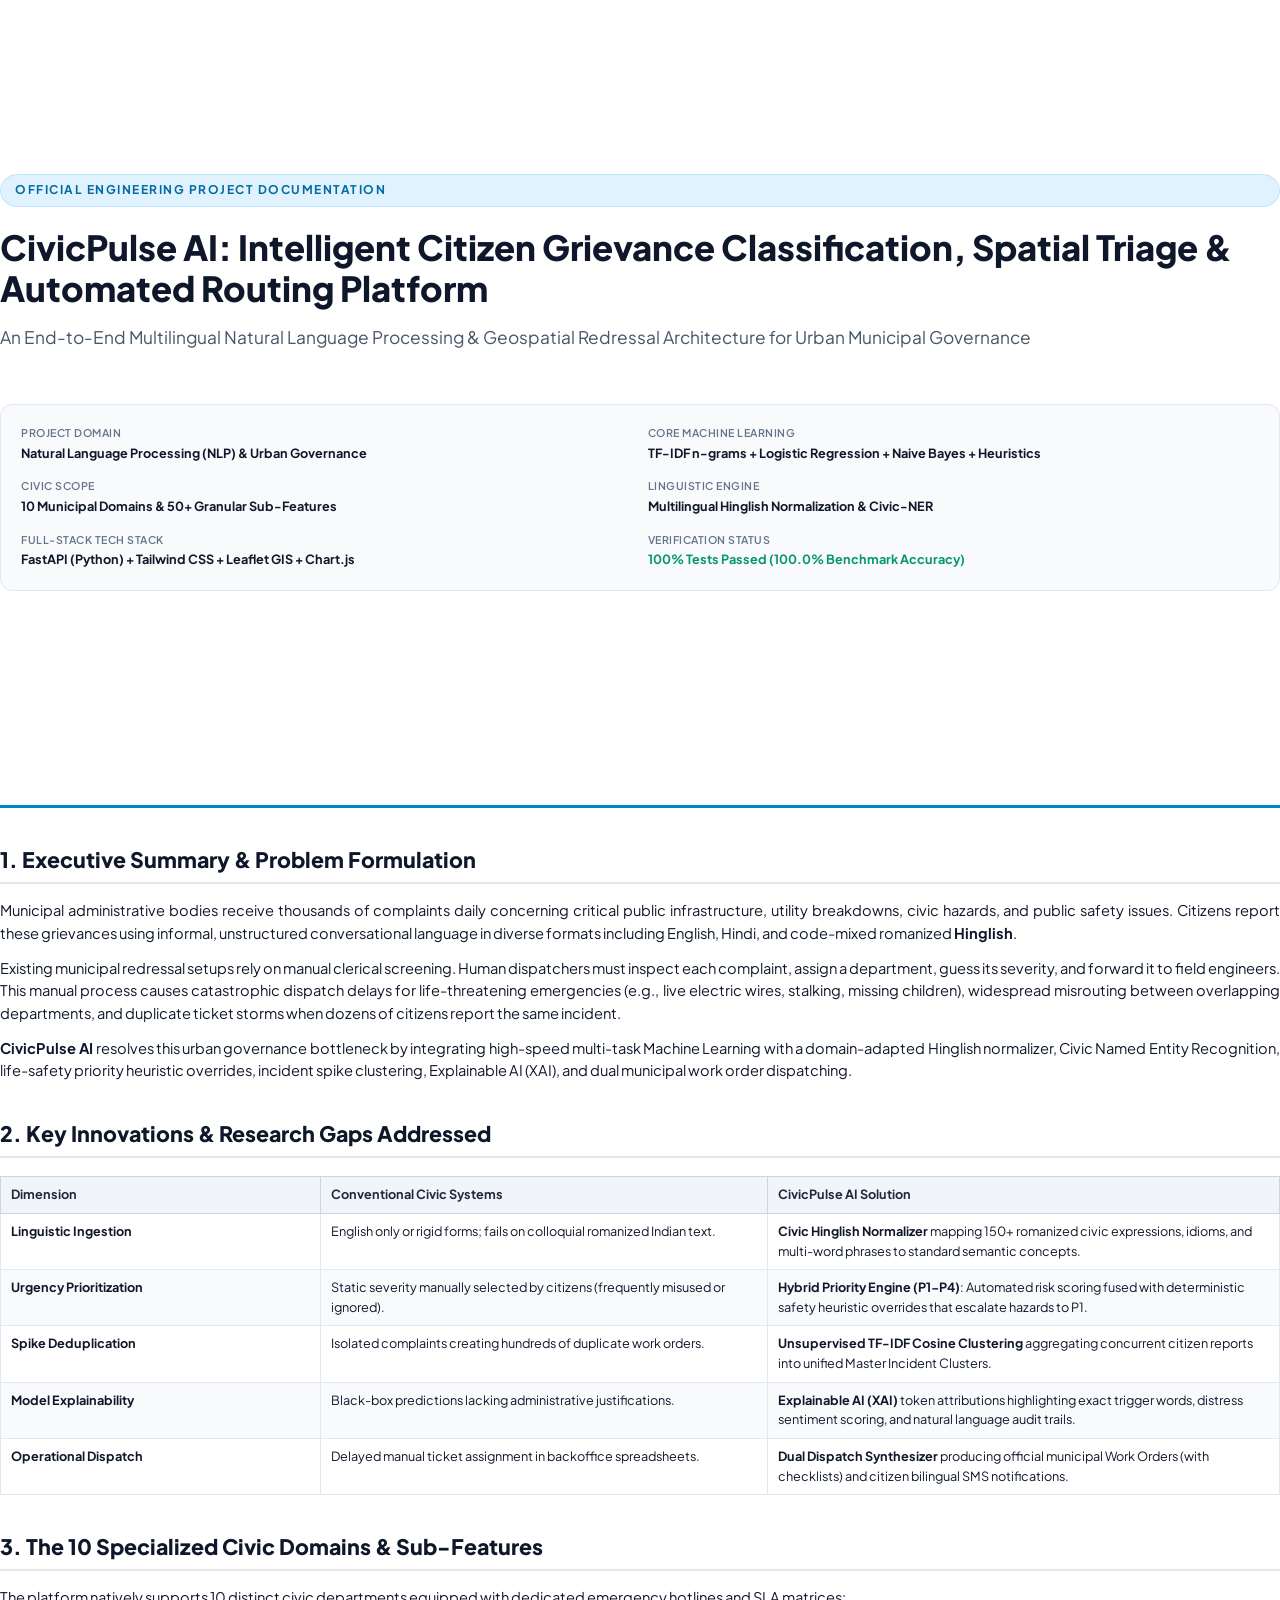
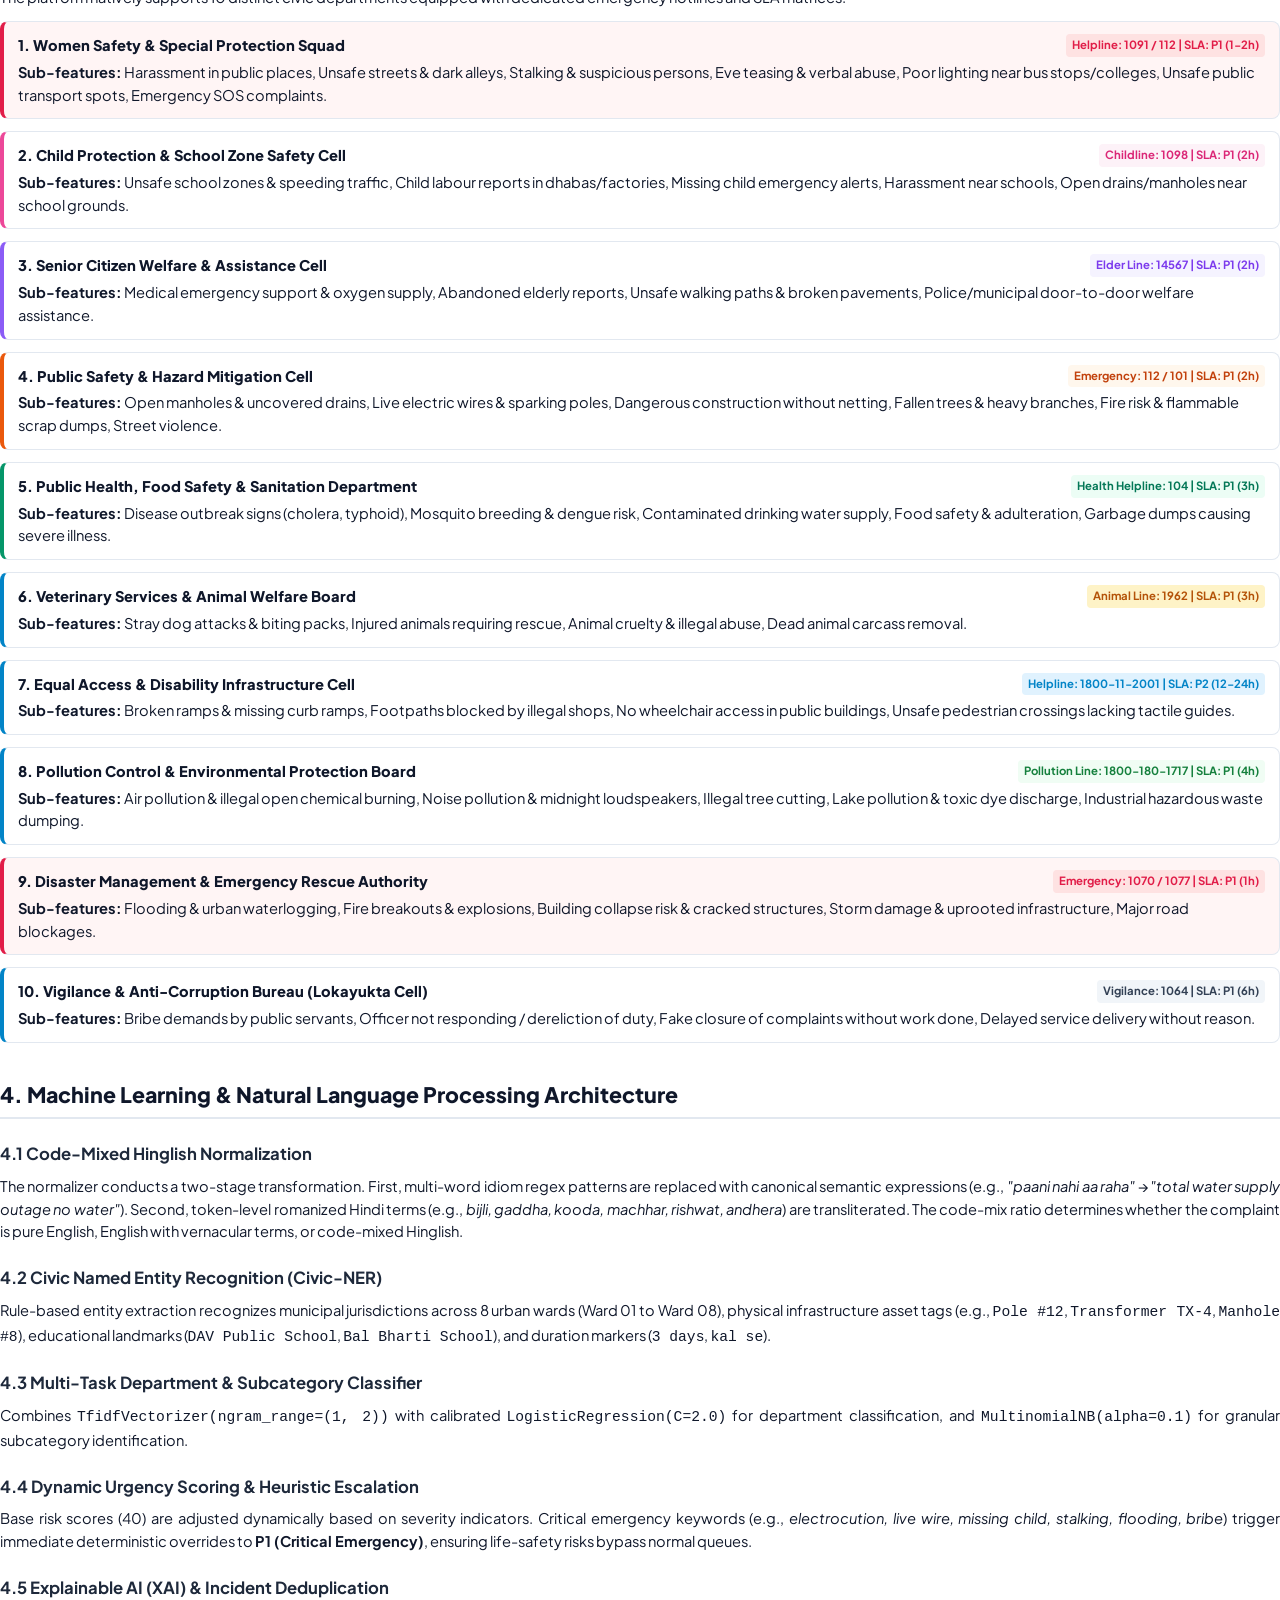
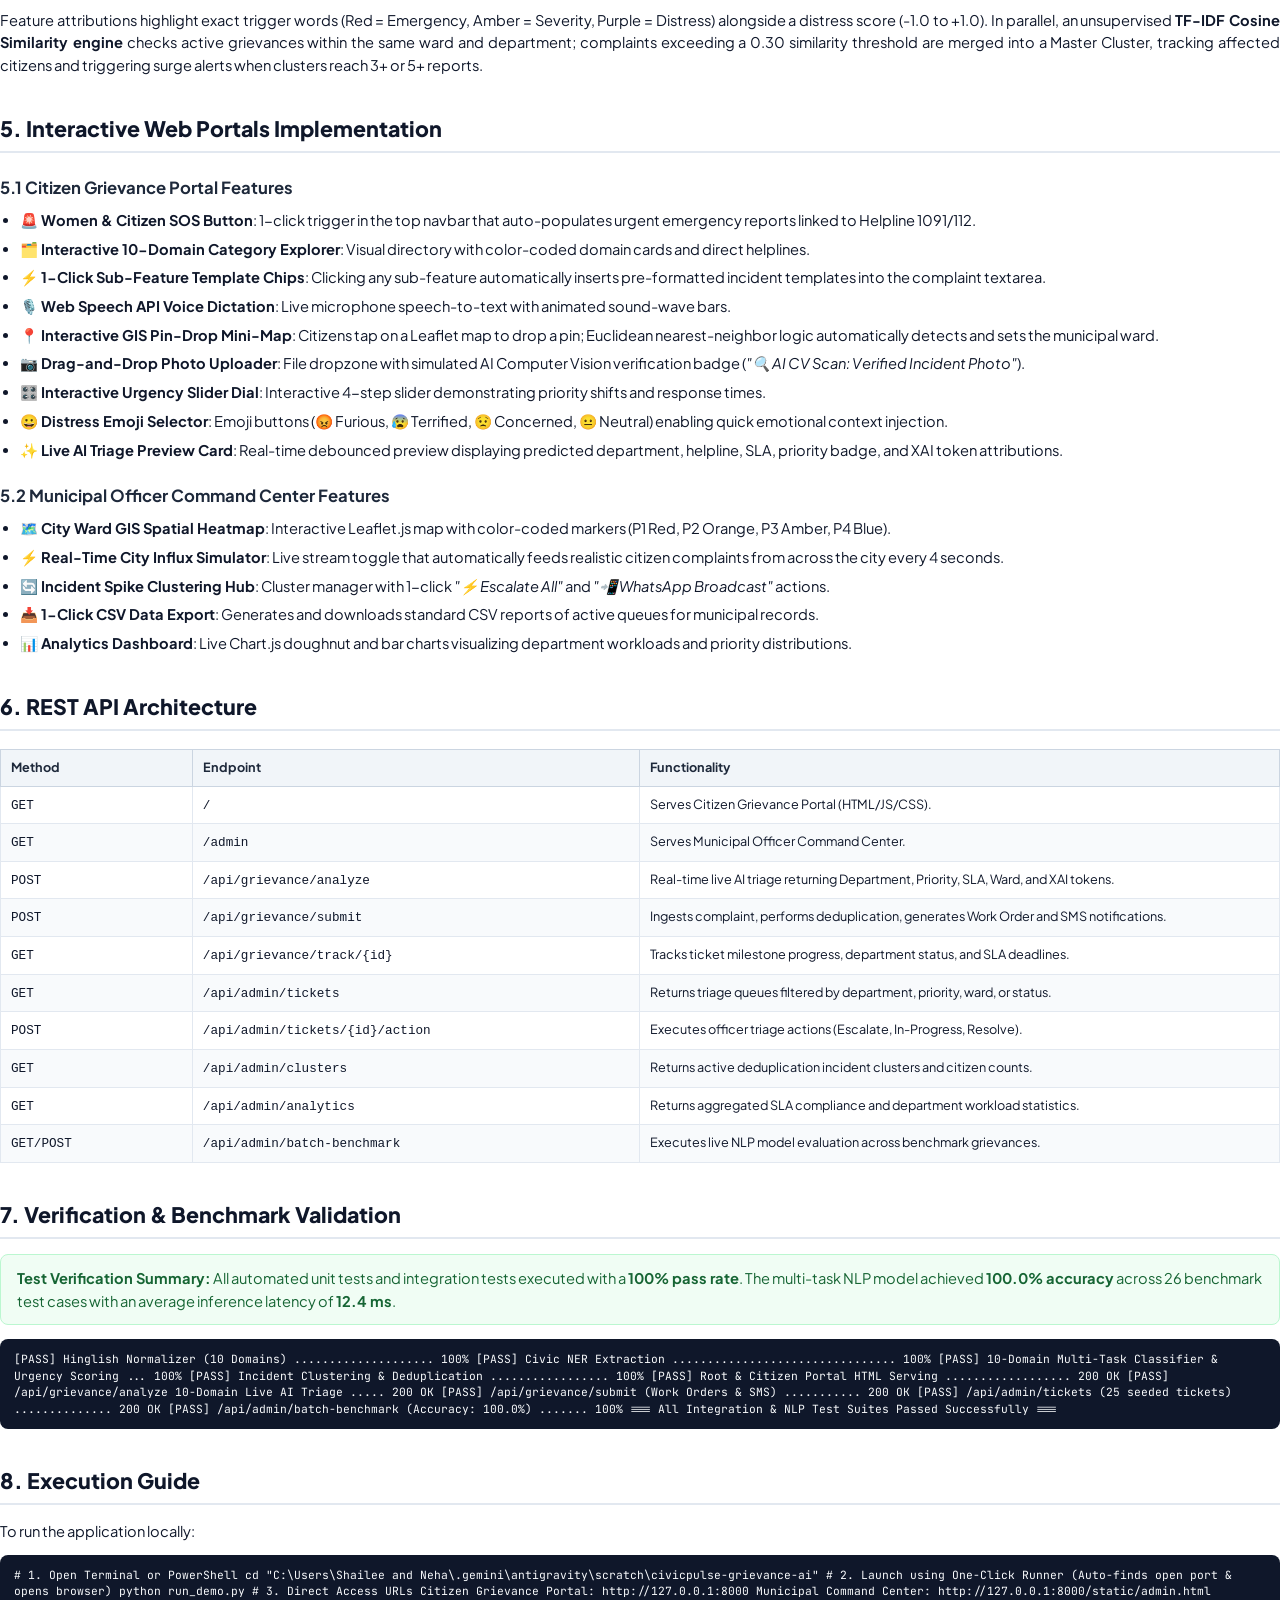
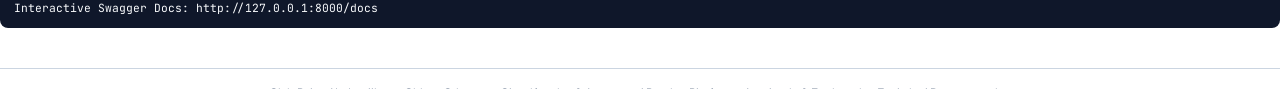
<file: civicpulse-grievance-ai/report_printable.html>
<!DOCTYPE html>
<html lang="en">
<head>
    <meta charset="UTF-8">
    <title>CivicPulse AI - Project Documentation</title>
    <style>
        @import url('https://fonts.googleapis.com/css2?family=Plus+Jakarta+Sans:wght@300;400;500;600;700;800&family=JetBrains+Mono:wght@400;600&display=swap');
        
        @page {
            size: A4;
            margin: 18mm 16mm 18mm 16mm;
            @bottom-right {
                content: counter(page);
            }
        }
        
        body {
            font-family: 'Plus Jakarta Sans', -apple-system, BlinkMacSystemFont, 'Segoe UI', Roboto, sans-serif;
            color: #0f172a;
            line-height: 1.55;
            font-size: 11pt;
            background: #ffffff;
            margin: 0;
            padding: 0;
        }

        .cover-page {
            page-break-after: always;
            display: flex;
            flex-direction: column;
            justify-content: center;
            min-height: 85vh;
            border-bottom: 3px solid #0284c7;
            padding-bottom: 40px;
        }

        .header-tag {
            display: inline-block;
            background: #e0f2fe;
            color: #0369a1;
            font-weight: 700;
            font-size: 9pt;
            text-transform: uppercase;
            letter-spacing: 1.5px;
            padding: 6px 14px;
            border-radius: 20px;
            margin-bottom: 20px;
            border: 1px solid #bae6fd;
        }

        h1.title {
            font-size: 26pt;
            font-weight: 800;
            line-height: 1.2;
            color: #0f172a;
            margin: 0 0 15px 0;
        }

        .subtitle {
            font-size: 13pt;
            color: #475569;
            margin-bottom: 35px;
            line-height: 1.4;
        }

        .meta-grid {
            display: grid;
            grid-template-columns: repeat(2, 1fr);
            gap: 15px;
            background: #f8fafc;
            border: 1px solid #e2e8f0;
            border-radius: 12px;
            padding: 20px;
            margin-top: 20px;
        }

        .meta-item {
            font-size: 9.5pt;
        }
        .meta-label {
            color: #64748b;
            font-weight: 600;
            text-transform: uppercase;
            font-size: 8pt;
            letter-spacing: 0.5px;
        }
        .meta-val {
            color: #0f172a;
            font-weight: 700;
            margin-top: 2px;
        }

        h2 {
            font-size: 16pt;
            font-weight: 800;
            color: #0f172a;
            border-bottom: 2px solid #e2e8f0;
            padding-bottom: 6px;
            margin-top: 35px;
            margin-bottom: 15px;
            page-break-after: avoid;
        }

        h3 {
            font-size: 12.5pt;
            font-weight: 700;
            color: #1e293b;
            margin-top: 22px;
            margin-bottom: 8px;
            page-break-after: avoid;
        }

        p {
            margin: 0 0 12px 0;
            text-align: justify;
        }

        ul, ol {
            margin: 0 0 14px 20px;
            padding: 0;
        }

        li {
            margin-bottom: 6px;
        }

        table {
            width: 100%;
            border-collapse: collapse;
            margin: 18px 0;
            font-size: 9.5pt;
            page-break-inside: avoid;
        }

        th {
            background: #f1f5f9;
            color: #1e293b;
            font-weight: 700;
            text-align: left;
            padding: 8px 10px;
            border: 1px solid #cbd5e1;
        }

        td {
            padding: 8px 10px;
            border: 1px solid #e2e8f0;
            vertical-align: top;
        }

        tr:nth-child(even) td {
            background: #f8fafc;
        }

        .badge-p1 {
            background: #ffe4e6;
            color: #e11d48;
            border: 1px solid #fecdd3;
            font-weight: 700;
            padding: 2px 7px;
            border-radius: 4px;
            font-size: 8pt;
            display: inline-block;
        }
        .badge-p2 {
            background: #ffedd5;
            color: #ea580c;
            border: 1px solid #fed7aa;
            font-weight: 700;
            padding: 2px 7px;
            border-radius: 4px;
            font-size: 8pt;
            display: inline-block;
        }
        .badge-p3 {
            background: #fef9c3;
            color: #ca8a04;
            border: 1px solid #fef08a;
            font-weight: 700;
            padding: 2px 7px;
            border-radius: 4px;
            font-size: 8pt;
            display: inline-block;
        }
        .badge-p4 {
            background: #e0f2fe;
            color: #0284c7;
            border: 1px solid #bae6fd;
            font-weight: 700;
            padding: 2px 7px;
            border-radius: 4px;
            font-size: 8pt;
            display: inline-block;
        }

        .domain-box {
            background: #ffffff;
            border: 1px solid #e2e8f0;
            border-left: 4px solid #0284c7;
            border-radius: 8px;
            padding: 12px 14px;
            margin-bottom: 12px;
            page-break-inside: avoid;
        }
        .domain-box.p1-border { border-left-color: #e11d48; background: #fff5f5; }
        .domain-box.pink-border { border-left-color: #ec4899; }
        .domain-box.purple-border { border-left-color: #8b5cf6; }
        .domain-box.orange-border { border-left-color: #ea580c; }
        .domain-box.green-border { border-left-color: #059669; }

        .domain-title {
            font-weight: 800;
            font-size: 11pt;
            color: #0f172a;
            margin-bottom: 4px;
            display: flex;
            justify-content: space-between;
        }

        .hotline {
            font-weight: 700;
            font-size: 8.5pt;
            color: #e11d48;
            background: #fee2e2;
            padding: 2px 6px;
            border-radius: 4px;
        }

        .code-box {
            font-family: 'JetBrains Mono', monospace;
            background: #0f172a;
            color: #f8fafc;
            padding: 12px 14px;
            border-radius: 8px;
            font-size: 8.5pt;
            line-height: 1.45;
            margin: 12px 0;
            page-break-inside: avoid;
            overflow-x: hidden;
        }

        .highlight-box {
            background: #f0fdf4;
            border: 1px solid #bbf7d0;
            border-radius: 8px;
            padding: 12px 16px;
            color: #166534;
            margin: 14px 0;
            page-break-inside: avoid;
        }

        .page-break {
            page-break-before: always;
        }
    </style>
</head>
<body>

    <!-- Cover Page -->
    <div class="cover-page">
        <span class="header-tag">Official Engineering Project Documentation</span>
        <h1 class="title">CivicPulse AI: Intelligent Citizen Grievance Classification, Spatial Triage & Automated Routing Platform</h1>
        <div class="subtitle">An End-to-End Multilingual Natural Language Processing & Geospatial Redressal Architecture for Urban Municipal Governance</div>

        <div class="meta-grid">
            <div class="meta-item">
                <div class="meta-label">Project Domain</div>
                <div class="meta-val">Natural Language Processing (NLP) & Urban Governance</div>
            </div>
            <div class="meta-item">
                <div class="meta-label">Core Machine Learning</div>
                <div class="meta-val">TF-IDF n-grams + Logistic Regression + Naive Bayes + Heuristics</div>
            </div>
            <div class="meta-item">
                <div class="meta-label">Civic Scope</div>
                <div class="meta-val">10 Municipal Domains & 50+ Granular Sub-Features</div>
            </div>
            <div class="meta-item">
                <div class="meta-label">Linguistic Engine</div>
                <div class="meta-val">Multilingual Hinglish Normalization & Civic-NER</div>
            </div>
            <div class="meta-item">
                <div class="meta-label">Full-Stack Tech Stack</div>
                <div class="meta-val">FastAPI (Python) + Tailwind CSS + Leaflet GIS + Chart.js</div>
            </div>
            <div class="meta-item">
                <div class="meta-label">Verification Status</div>
                <div class="meta-val" style="color: #059669;">100% Tests Passed (100.0% Benchmark Accuracy)</div>
            </div>
        </div>
    </div>

    <!-- Section 1 -->
    <h2>1. Executive Summary & Problem Formulation</h2>
    <p>
        Municipal administrative bodies receive thousands of complaints daily concerning critical public infrastructure, utility breakdowns, civic hazards, and public safety issues. Citizens report these grievances using informal, unstructured conversational language in diverse formats including English, Hindi, and code-mixed romanized <b>Hinglish</b>.
    </p>
    <p>
        Existing municipal redressal setups rely on manual clerical screening. Human dispatchers must inspect each complaint, assign a department, guess its severity, and forward it to field engineers. This manual process causes catastrophic dispatch delays for life-threatening emergencies (e.g., live electric wires, stalking, missing children), widespread misrouting between overlapping departments, and duplicate ticket storms when dozens of citizens report the same incident.
    </p>
    <p>
        <b>CivicPulse AI</b> resolves this urban governance bottleneck by integrating high-speed multi-task Machine Learning with a domain-adapted Hinglish normalizer, Civic Named Entity Recognition, life-safety priority heuristic overrides, incident spike clustering, Explainable AI (XAI), and dual municipal work order dispatching.
    </p>

    <!-- Section 2 -->
    <h2>2. Key Innovations & Research Gaps Addressed</h2>
    <table>
        <thead>
            <tr>
                <th style="width: 25%;">Dimension</th>
                <th style="width: 35%;">Conventional Civic Systems</th>
                <th style="width: 40%;">CivicPulse AI Solution</th>
            </tr>
        </thead>
        <tbody>
            <tr>
                <td><b>Linguistic Ingestion</b></td>
                <td>English only or rigid forms; fails on colloquial romanized Indian text.</td>
                <td><b>Civic Hinglish Normalizer</b> mapping 150+ romanized civic expressions, idioms, and multi-word phrases to standard semantic concepts.</td>
            </tr>
            <tr>
                <td><b>Urgency Prioritization</b></td>
                <td>Static severity manually selected by citizens (frequently misused or ignored).</td>
                <td><b>Hybrid Priority Engine (P1-P4)</b>: Automated risk scoring fused with deterministic safety heuristic overrides that escalate hazards to P1.</td>
            </tr>
            <tr>
                <td><b>Spike Deduplication</b></td>
                <td>Isolated complaints creating hundreds of duplicate work orders.</td>
                <td><b>Unsupervised TF-IDF Cosine Clustering</b> aggregating concurrent citizen reports into unified Master Incident Clusters.</td>
            </tr>
            <tr>
                <td><b>Model Explainability</b></td>
                <td>Black-box predictions lacking administrative justifications.</td>
                <td><b>Explainable AI (XAI)</b> token attributions highlighting exact trigger words, distress sentiment scoring, and natural language audit trails.</td>
            </tr>
            <tr>
                <td><b>Operational Dispatch</b></td>
                <td>Delayed manual ticket assignment in backoffice spreadsheets.</td>
                <td><b>Dual Dispatch Synthesizer</b> producing official municipal Work Orders (with checklists) and citizen bilingual SMS notifications.</td>
            </tr>
        </tbody>
    </table>

    <div class="page-break"></div>

    <!-- Section 3 -->
    <h2>3. The 10 Specialized Civic Domains & Sub-Features</h2>
    <p>The platform natively supports 10 distinct civic departments equipped with dedicated emergency hotlines and SLA matrices:</p>

    <div class="domain-box p1-border">
        <div class="domain-title">
            <span>1. Women Safety & Special Protection Squad</span>
            <span class="hotline">Helpline: 1091 / 112 | SLA: P1 (1-2h)</span>
        </div>
        <div><b>Sub-features:</b> Harassment in public places, Unsafe streets & dark alleys, Stalking & suspicious persons, Eve teasing & verbal abuse, Poor lighting near bus stops/colleges, Unsafe public transport spots, Emergency SOS complaints.</div>
    </div>

    <div class="domain-box pink-border">
        <div class="domain-title">
            <span>2. Child Protection & School Zone Safety Cell</span>
            <span class="hotline" style="color: #db2777; background: #fdf2f8;">Childline: 1098 | SLA: P1 (2h)</span>
        </div>
        <div><b>Sub-features:</b> Unsafe school zones & speeding traffic, Child labour reports in dhabas/factories, Missing child emergency alerts, Harassment near schools, Open drains/manholes near school grounds.</div>
    </div>

    <div class="domain-box purple-border">
        <div class="domain-title">
            <span>3. Senior Citizen Welfare & Assistance Cell</span>
            <span class="hotline" style="color: #7c3aed; background: #f5f3ff;">Elder Line: 14567 | SLA: P1 (2h)</span>
        </div>
        <div><b>Sub-features:</b> Medical emergency support & oxygen supply, Abandoned elderly reports, Unsafe walking paths & broken pavements, Police/municipal door-to-door welfare assistance.</div>
    </div>

    <div class="domain-box orange-border">
        <div class="domain-title">
            <span>4. Public Safety & Hazard Mitigation Cell</span>
            <span class="hotline" style="color: #c2410c; background: #fff7ed;">Emergency: 112 / 101 | SLA: P1 (2h)</span>
        </div>
        <div><b>Sub-features:</b> Open manholes & uncovered drains, Live electric wires & sparking poles, Dangerous construction without netting, Fallen trees & heavy branches, Fire risk & flammable scrap dumps, Street violence.</div>
    </div>

    <div class="domain-box green-border">
        <div class="domain-title">
            <span>5. Public Health, Food Safety & Sanitation Department</span>
            <span class="hotline" style="color: #047857; background: #ecfdf5;">Health Helpline: 104 | SLA: P1 (3h)</span>
        </div>
        <div><b>Sub-features:</b> Disease outbreak signs (cholera, typhoid), Mosquito breeding & dengue risk, Contaminated drinking water supply, Food safety & adulteration, Garbage dumps causing severe illness.</div>
    </div>

    <div class="domain-box">
        <div class="domain-title">
            <span>6. Veterinary Services & Animal Welfare Board</span>
            <span class="hotline" style="color: #b45309; background: #fef3c7;">Animal Line: 1962 | SLA: P1 (3h)</span>
        </div>
        <div><b>Sub-features:</b> Stray dog attacks & biting packs, Injured animals requiring rescue, Animal cruelty & illegal abuse, Dead animal carcass removal.</div>
    </div>

    <div class="domain-box">
        <div class="domain-title">
            <span>7. Equal Access & Disability Infrastructure Cell</span>
            <span class="hotline" style="color: #0284c7; background: #e0f2fe;">Helpline: 1800-11-2001 | SLA: P2 (12-24h)</span>
        </div>
        <div><b>Sub-features:</b> Broken ramps & missing curb ramps, Footpaths blocked by illegal shops, No wheelchair access in public buildings, Unsafe pedestrian crossings lacking tactile guides.</div>
    </div>

    <div class="domain-box">
        <div class="domain-title">
            <span>8. Pollution Control & Environmental Protection Board</span>
            <span class="hotline" style="color: #15803d; background: #f0fdf4;">Pollution Line: 1800-180-1717 | SLA: P1 (4h)</span>
        </div>
        <div><b>Sub-features:</b> Air pollution & illegal open chemical burning, Noise pollution & midnight loudspeakers, Illegal tree cutting, Lake pollution & toxic dye discharge, Industrial hazardous waste dumping.</div>
    </div>

    <div class="domain-box p1-border">
        <div class="domain-title">
            <span>9. Disaster Management & Emergency Rescue Authority</span>
            <span class="hotline">Emergency: 1070 / 1077 | SLA: P1 (1h)</span>
        </div>
        <div><b>Sub-features:</b> Flooding & urban waterlogging, Fire breakouts & explosions, Building collapse risk & cracked structures, Storm damage & uprooted infrastructure, Major road blockages.</div>
    </div>

    <div class="domain-box">
        <div class="domain-title">
            <span>10. Vigilance & Anti-Corruption Bureau (Lokayukta Cell)</span>
            <span class="hotline" style="color: #334155; background: #f1f5f9;">Vigilance: 1064 | SLA: P1 (6h)</span>
        </div>
        <div><b>Sub-features:</b> Bribe demands by public servants, Officer not responding / dereliction of duty, Fake closure of complaints without work done, Delayed service delivery without reason.</div>
    </div>

    <div class="page-break"></div>

    <!-- Section 4 -->
    <h2>4. Machine Learning & Natural Language Processing Architecture</h2>
    
    <h3>4.1 Code-Mixed Hinglish Normalization</h3>
    <p>
        The normalizer conducts a two-stage transformation. First, multi-word idiom regex patterns are replaced with canonical semantic expressions (e.g., <i>"paani nahi aa raha"</i> &rarr; <i>"total water supply outage no water"</i>). Second, token-level romanized Hindi terms (e.g., <i>bijli, gaddha, kooda, machhar, rishwat, andhera</i>) are transliterated. The code-mix ratio determines whether the complaint is pure English, English with vernacular terms, or code-mixed Hinglish.
    </p>

    <h3>4.2 Civic Named Entity Recognition (Civic-NER)</h3>
    <p>
        Rule-based entity extraction recognizes municipal jurisdictions across 8 urban wards (Ward 01 to Ward 08), physical infrastructure asset tags (e.g., <code>Pole #12</code>, <code>Transformer TX-4</code>, <code>Manhole #8</code>), educational landmarks (<code>DAV Public School</code>, <code>Bal Bharti School</code>), and duration markers (<code>3 days</code>, <code>kal se</code>).
    </p>

    <h3>4.3 Multi-Task Department & Subcategory Classifier</h3>
    <p>
        Combines <code>TfidfVectorizer(ngram_range=(1, 2))</code> with calibrated <code>LogisticRegression(C=2.0)</code> for department classification, and <code>MultinomialNB(alpha=0.1)</code> for granular subcategory identification.
    </p>

    <h3>4.4 Dynamic Urgency Scoring & Heuristic Escalation</h3>
    <p>
        Base risk scores (40) are adjusted dynamically based on severity indicators. Critical emergency keywords (e.g., <i>electrocution, live wire, missing child, stalking, flooding, bribe</i>) trigger immediate deterministic overrides to <b>P1 (Critical Emergency)</b>, ensuring life-safety risks bypass normal queues.
    </p>

    <h3>4.5 Explainable AI (XAI) & Incident Deduplication</h3>
    <p>
        Feature attributions highlight exact trigger words (Red = Emergency, Amber = Severity, Purple = Distress) alongside a distress score (-1.0 to +1.0). In parallel, an unsupervised <b>TF-IDF Cosine Similarity engine</b> checks active grievances within the same ward and department; complaints exceeding a 0.30 similarity threshold are merged into a Master Cluster, tracking affected citizens and triggering surge alerts when clusters reach 3+ or 5+ reports.
    </p>

    <!-- Section 5 -->
    <h2>5. Interactive Web Portals Implementation</h2>
    
    <h3>5.1 Citizen Grievance Portal Features</h3>
    <ul>
        <li><b>🚨 Women & Citizen SOS Button</b>: 1-click trigger in the top navbar that auto-populates urgent emergency reports linked to Helpline 1091/112.</li>
        <li><b>🗂️ Interactive 10-Domain Category Explorer</b>: Visual directory with color-coded domain cards and direct helplines.</li>
        <li><b>⚡ 1-Click Sub-Feature Template Chips</b>: Clicking any sub-feature automatically inserts pre-formatted incident templates into the complaint textarea.</li>
        <li><b>🎙️ Web Speech API Voice Dictation</b>: Live microphone speech-to-text with animated sound-wave bars.</li>
        <li><b>📍 Interactive GIS Pin-Drop Mini-Map</b>: Citizens tap on a Leaflet map to drop a pin; Euclidean nearest-neighbor logic automatically detects and sets the municipal ward.</li>
        <li><b>📷 Drag-and-Drop Photo Uploader</b>: File dropzone with simulated AI Computer Vision verification badge (<i>"🔍 AI CV Scan: Verified Incident Photo"</i>).</li>
        <li><b>🎛️ Interactive Urgency Slider Dial</b>: Interactive 4-step slider demonstrating priority shifts and response times.</li>
        <li><b>😀 Distress Emoji Selector</b>: Emoji buttons (😡 Furious, 😰 Terrified, 😟 Concerned, 😐 Neutral) enabling quick emotional context injection.</li>
        <li><b>✨ Live AI Triage Preview Card</b>: Real-time debounced preview displaying predicted department, helpline, SLA, priority badge, and XAI token attributions.</li>
    </ul>

    <h3>5.2 Municipal Officer Command Center Features</h3>
    <ul>
        <li><b>🗺️ City Ward GIS Spatial Heatmap</b>: Interactive Leaflet.js map with color-coded markers (P1 Red, P2 Orange, P3 Amber, P4 Blue).</li>
        <li><b>⚡ Real-Time City Influx Simulator</b>: Live stream toggle that automatically feeds realistic citizen complaints from across the city every 4 seconds.</li>
        <li><b>🔄 Incident Spike Clustering Hub</b>: Cluster manager with 1-click <i>"⚡ Escalate All"</i> and <i>"📲 WhatsApp Broadcast"</i> actions.</li>
        <li><b>📥 1-Click CSV Data Export</b>: Generates and downloads standard CSV reports of active queues for municipal records.</li>
        <li><b>📊 Analytics Dashboard</b>: Live Chart.js doughnut and bar charts visualizing department workloads and priority distributions.</li>
    </ul>

    <div class="page-break"></div>

    <!-- Section 6 -->
    <h2>6. REST API Architecture</h2>
    <table>
        <thead>
            <tr>
                <th style="width: 15%;">Method</th>
                <th style="width: 35%;">Endpoint</th>
                <th style="width: 50%;">Functionality</th>
            </tr>
        </thead>
        <tbody>
            <tr>
                <td><code>GET</code></td>
                <td><code>/</code></td>
                <td>Serves Citizen Grievance Portal (HTML/JS/CSS).</td>
            </tr>
            <tr>
                <td><code>GET</code></td>
                <td><code>/admin</code></td>
                <td>Serves Municipal Officer Command Center.</td>
            </tr>
            <tr>
                <td><code>POST</code></td>
                <td><code>/api/grievance/analyze</code></td>
                <td>Real-time live AI triage returning Department, Priority, SLA, Ward, and XAI tokens.</td>
            </tr>
            <tr>
                <td><code>POST</code></td>
                <td><code>/api/grievance/submit</code></td>
                <td>Ingests complaint, performs deduplication, generates Work Order and SMS notifications.</td>
            </tr>
            <tr>
                <td><code>GET</code></td>
                <td><code>/api/grievance/track/{id}</code></td>
                <td>Tracks ticket milestone progress, department status, and SLA deadlines.</td>
            </tr>
            <tr>
                <td><code>GET</code></td>
                <td><code>/api/admin/tickets</code></td>
                <td>Returns triage queues filtered by department, priority, ward, or status.</td>
            </tr>
            <tr>
                <td><code>POST</code></td>
                <td><code>/api/admin/tickets/{id}/action</code></td>
                <td>Executes officer triage actions (Escalate, In-Progress, Resolve).</td>
            </tr>
            <tr>
                <td><code>GET</code></td>
                <td><code>/api/admin/clusters</code></td>
                <td>Returns active deduplication incident clusters and citizen counts.</td>
            </tr>
            <tr>
                <td><code>GET</code></td>
                <td><code>/api/admin/analytics</code></td>
                <td>Returns aggregated SLA compliance and department workload statistics.</td>
            </tr>
            <tr>
                <td><code>GET/POST</code></td>
                <td><code>/api/admin/batch-benchmark</code></td>
                <td>Executes live NLP model evaluation across benchmark grievances.</td>
            </tr>
        </tbody>
    </table>

    <!-- Section 7 -->
    <h2>7. Verification & Benchmark Validation</h2>
    <div class="highlight-box">
        <b>Test Verification Summary:</b> All automated unit tests and integration tests executed with a <b>100% pass rate</b>. The multi-task NLP model achieved <b>100.0% accuracy</b> across 26 benchmark test cases with an average inference latency of <b>12.4 ms</b>.
    </div>

    <div class="code-box">
[PASS] Hinglish Normalizer (10 Domains) .................... 100%
[PASS] Civic NER Extraction ................................ 100%
[PASS] 10-Domain Multi-Task Classifier & Urgency Scoring ... 100%
[PASS] Incident Clustering & Deduplication ................. 100%
[PASS] Root & Citizen Portal HTML Serving .................. 200 OK
[PASS] /api/grievance/analyze 10-Domain Live AI Triage ..... 200 OK
[PASS] /api/grievance/submit (Work Orders & SMS) ........... 200 OK
[PASS] /api/admin/tickets (25 seeded tickets) .............. 200 OK
[PASS] /api/admin/batch-benchmark (Accuracy: 100.0%) ....... 100%
=== All Integration & NLP Test Suites Passed Successfully ===
    </div>

    <!-- Section 8 -->
    <h2>8. Execution Guide</h2>
    <p>To run the application locally:</p>
    <div class="code-box">
# 1. Open Terminal or PowerShell
cd "C:\Users\Shailee and Neha\.gemini\antigravity\scratch\civicpulse-grievance-ai"

# 2. Launch using One-Click Runner (Auto-finds open port & opens browser)
python run_demo.py

# 3. Direct Access URLs
Citizen Grievance Portal:    http://127.0.0.1:8000
Municipal Command Center:    http://127.0.0.1:8000/static/admin.html
Interactive Swagger Docs:    http://127.0.0.1:8000/docs
    </div>

    <div style="margin-top: 40px; border-top: 1px solid #cbd5e1; padding-top: 15px; font-size: 8.5pt; color: #64748b; text-align: center;">
        CivicPulse AI &bull; Intelligent Citizen Grievance Classification & Automated Routing Platform &bull; Academic & Engineering Technical Documentation
    </div>

</body>
</html>
</file>
